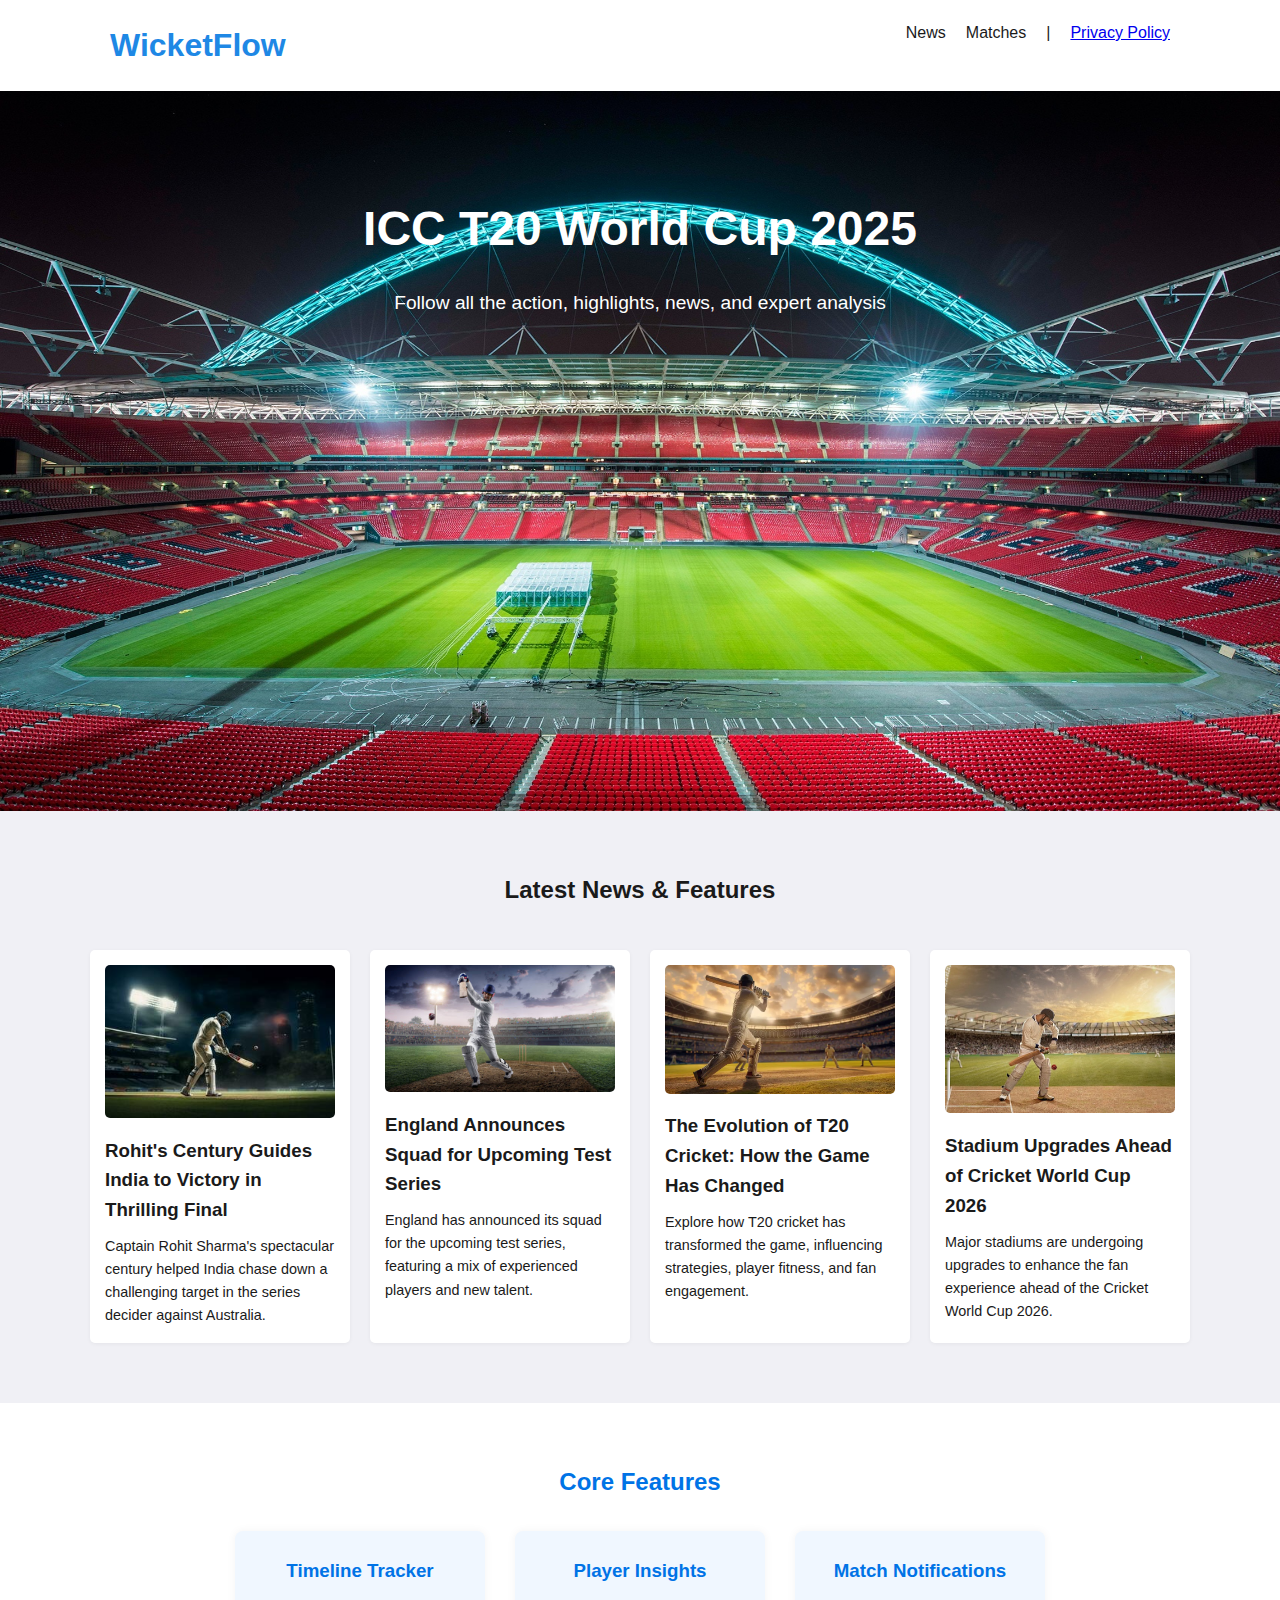
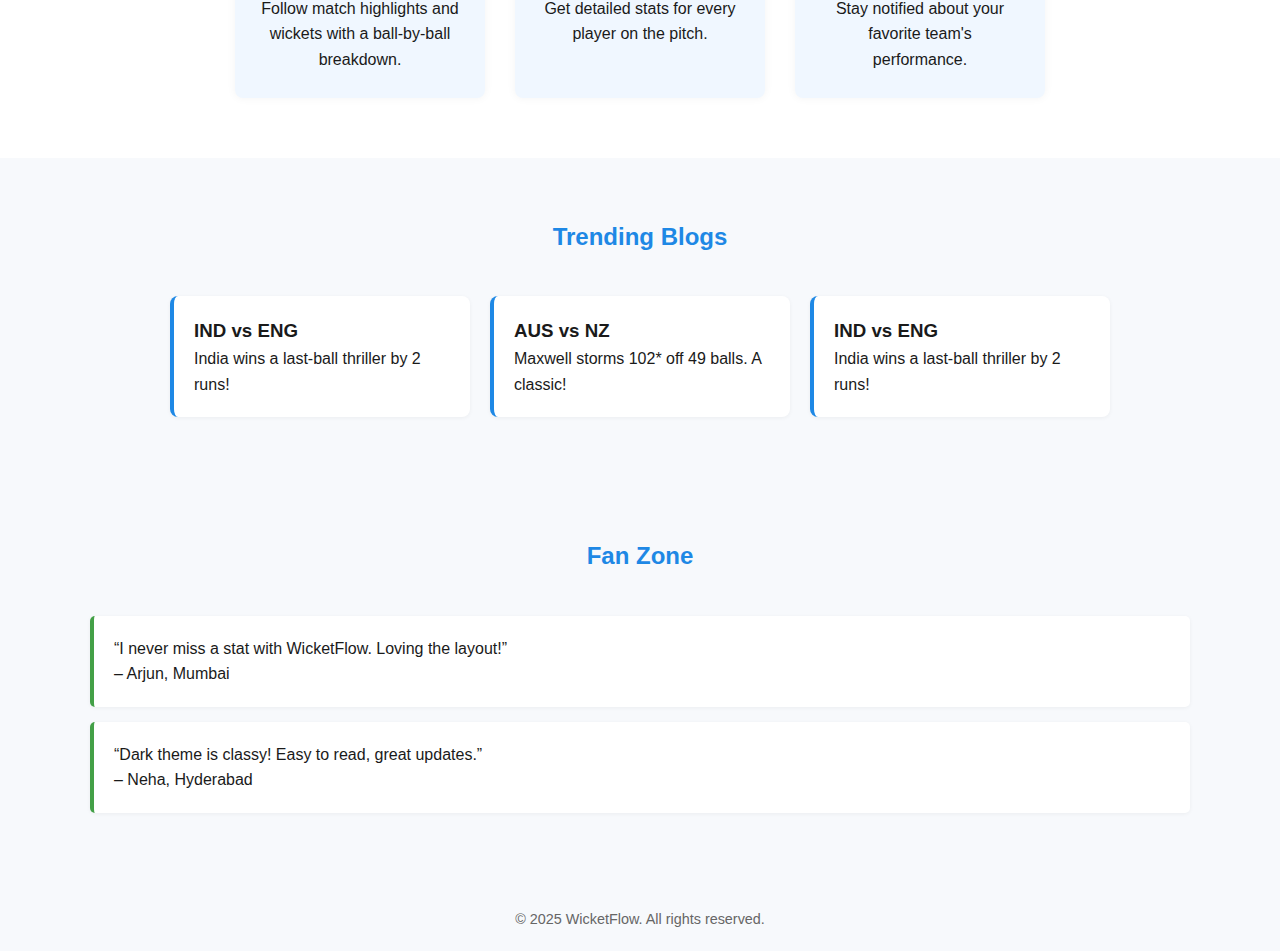
<file: index.html>
<!DOCTYPE html>
<html lang="en">
<head>
  <meta charset="UTF-8" />
  <meta name="viewport" content="width=device-width, initial-scale=1.0"/>
  <title>WicketFlow</title>
  <link rel="stylesheet" href="styles.css" />
  <style>
  </style>
</head>
<body>
  <header>
    <div class="container">
      <h1>WicketFlow</h1>
      <nav>
        <ul>
          <li><a href="#">News</a></li>
          <li><a href="#">Matches</a></li>
           <a> | </a>
        <a href="privacy-policy.html">Privacy Policy</a>
        </ul>
      </nav>
    </div>
  </header>


  <section class="hero">
    <div class="container">
      <h2>ICC T20 World Cup 2025</h2>
      <p>Follow all the action, highlights, news, and expert analysis</p>
    </div>
  </section>


 <section class="news" id="news">
    <div class="container">
      <h2>Latest News & Features</h2>
      <div class="news-grid">
        <article>
          <img src="images/news-1.jpeg" alt="News 1">
          <h3>Rohit's Century Guides India to Victory in Thrilling Final</h3>
          <p>Captain Rohit Sharma's spectacular century helped India chase down a challenging target in the series decider against Australia.</p>
        </article>
        <article>
          <img src="images/news-2.jpg" alt="News 2">
          <h3>England Announces Squad for Upcoming Test Series</h3>
          <p>England has announced its squad for the upcoming test series, featuring a mix of experienced players and new talent.</p>
        </article>
        <article>
          <img src="images/news-3.webp" alt="News 3">
          <h3>The Evolution of T20 Cricket: How the Game Has Changed</h3>
          <p>Explore how T20 cricket has transformed the game, influencing strategies, player fitness, and fan engagement.</p>
        </article>
        <article>
          <img src="images/news-4.jpg" alt="News 4">
          <h3>Stadium Upgrades Ahead of Cricket World Cup 2026</h3>
          <p>Major stadiums are undergoing upgrades to enhance the fan experience ahead of the Cricket World Cup 2026.</p>
        </article>
      </div>
    </div>
  </section>



<!-- ✅ Unique Section: Features -->
  <section id="features" class="features">
    <div class="container">
      <h2>Core Features</h2>
      <div class="feature-boxes">
        <div class="box">
          <h3>Timeline Tracker</h3>
          <p>Follow match highlights and wickets with a ball-by-ball breakdown.</p>
        </div>
        <div class="box">
          <h3>Player Insights</h3>
          <p>Get detailed stats for every player on the pitch.</p>
        </div>
        <div class="box">
          <h3>Match Notifications</h3>
          <p>Stay notified about your favorite team's performance.</p>
        </div>
      </div>
    </div>
  </section>





   <section id="matches" class="section">
    <div class="container">
      <h2>Trending Blogs</h2>
      <div class="match-grid">
        <div class="match-card">
          <h3>IND vs ENG</h3>
          <p>India wins a last-ball thriller by 2 runs!</p>
        </div>
        <div class="match-card">
          <h3>AUS vs NZ</h3>
          <p>Maxwell storms 102* off 49 balls. A classic!</p>
        </div>
        <div class="match-card">
          <h3>IND vs ENG</h3>
          <p>India wins a last-ball thriller by 2 runs!</p>
        </div>
        
        </div>
        
      </div>
    </div>
  </section>
 <section id="fans" class="section fans">
    <div class="container">
      <h2>Fan Zone</h2>
      <div class="fan-box">
        <blockquote>“I never miss a stat with WicketFlow. Loving the layout!”</blockquote>
        <p>– Arjun, Mumbai</p>
      </div>
      <div class="fan-box">
        <blockquote>“Dark theme is classy! Easy to read, great updates.”</blockquote>
        <p>– Neha, Hyderabad</p>
      </div>
    </div>
  </section>


  <footer>
    <div class="container">
      <p>&copy; 2025 WicketFlow. All rights reserved.</p>
    </div>
  </footer>
</body>
</html>
</file>
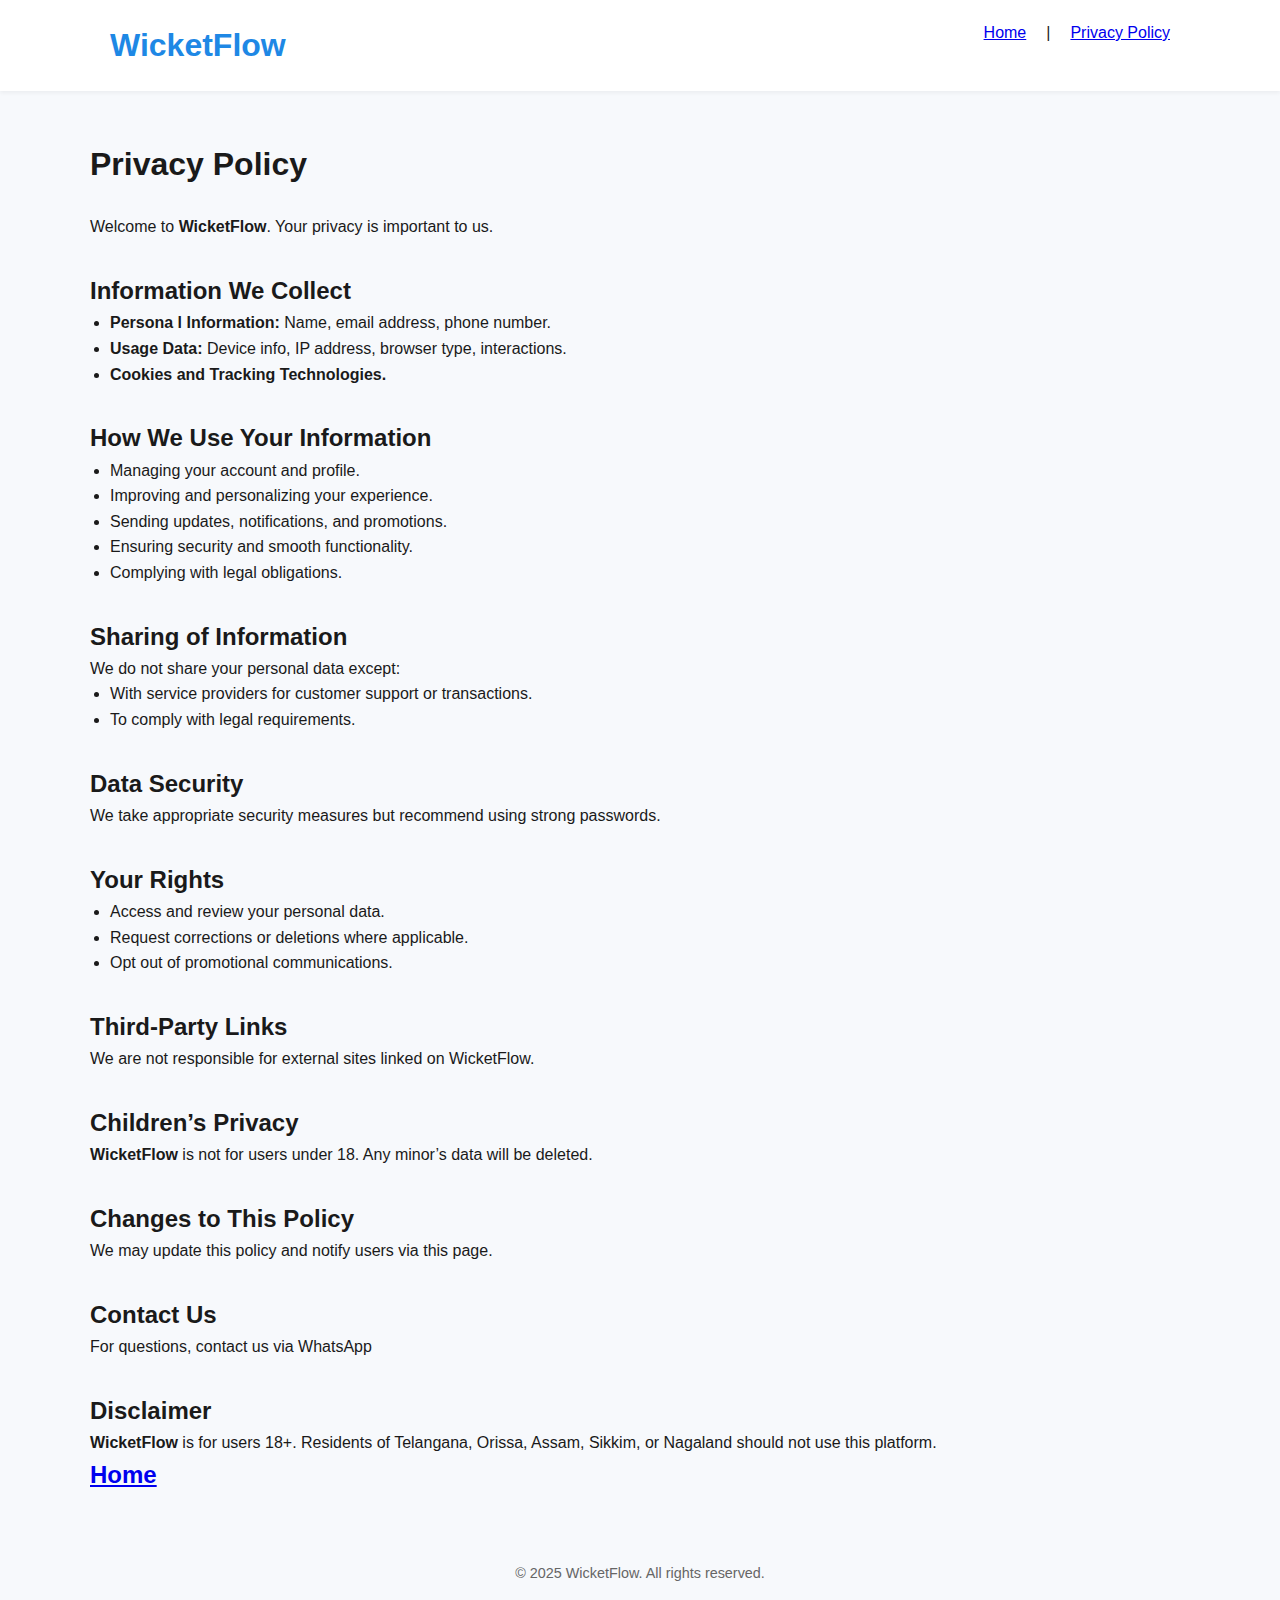
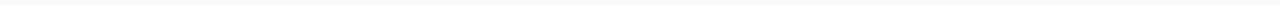
<file: privacy-policy.html>
<!-- privacy-policy.html -->
<!DOCTYPE html>
<html lang="en">
<head>
  <meta charset="UTF-8" />
  <meta name="viewport" content="width=device-width, initial-scale=1.0" />
  <title>Privacy Policy</title>
  <link rel="stylesheet" href="styles.css" />
</head>
<body>
    <!-- Header -->
 <header>
    <div class="container">
      <h1>WicketFlow</h1>
      <nav>
        <ul>
          <a href="index.html">Home</a>
           <a> | </a>
        <a href="privacy-policy.html">Privacy Policy</a>
        </ul>
      </nav>
    </div>
  </header>


  <!-- Privacy Policy Section -->
  <section class="container" style="padding: 48px 0;">
    <h1 style="margin-bottom: 24px;">Privacy Policy</h1>

    <p>Welcome to <strong>WicketFlow</strong>. Your privacy is important to us.</p>

    <h2 style="margin-top: 32px;">Information We Collect</h2>
    <ul style="margin-left: 20px;">
      <li><strong>Persona
        l Information:</strong> Name, email address, phone number.</li>
      <li><strong>Usage Data:</strong> Device info, IP address, browser type, interactions.</li>
      <li><strong>Cookies and Tracking Technologies.</strong></li>
    </ul>

    <h2 style="margin-top: 32px;">How We Use Your Information</h2>
    <ul style="margin-left: 20px;">
      <li>Managing your account and profile.</li>
      <li>Improving and personalizing your experience.</li>
      <li>Sending updates, notifications, and promotions.</li>
      <li>Ensuring security and smooth functionality.</li>
      <li>Complying with legal obligations.</li>
    </ul>

    <h2 style="margin-top: 32px;">Sharing of Information</h2>
    <p>We do not share your personal data except:</p>
    <ul style="margin-left: 20px;">
      <li>With service providers for customer support or transactions.</li>
      <li>To comply with legal requirements.</li>
    </ul>

    <h2 style="margin-top: 32px;">Data Security</h2>
    <p>We take appropriate security measures but recommend using strong passwords.</p>

    <h2 style="margin-top: 32px;">Your Rights</h2>
    <ul style="margin-left: 20px;">
      <li>Access and review your personal data.</li>
      <li>Request corrections or deletions where applicable.</li>
      <li>Opt out of promotional communications.</li>
    </ul>

    <h2 style="margin-top: 32px;">Third-Party Links</h2>
    <p>We are not responsible for external sites linked on WicketFlow.</p>

    <h2 style="margin-top: 32px;">Children’s Privacy</h2>
    <p><strong>WicketFlow</strong> is not for users under 18. Any minor’s data will be deleted.</p>

    <h2 style="margin-top: 32px;">Changes to This Policy</h2>
    <p>We may update this policy and notify users via this page.</p>

    <h2 style="margin-top: 32px;">Contact Us</h2>
    <p>For questions, contact us via WhatsApp</p>

    <h2 style="margin-top: 32px;">Disclaimer</h2>
    <p><strong>WicketFlow</strong> is for users 18+. Residents of Telangana, Orissa, Assam, Sikkim, or Nagaland should not use this platform.</p>
     <a href="index.html">
      <h2>Home</h2>

    </a>
  </section>

  <!-- Footer -->
  <footer>
    <div class="container">
      <p>&copy; 2025 WicketFlow. All rights reserved.</p>
    </div>
  </footer>
</body>
</html>
</file>
<file: styles.css>
* {
  margin: 0;
  padding: 0;
  box-sizing: border-box;
}

body {
  font-family: 'Segoe UI', sans-serif;
  background-color: #f7f9fc;
  color: #1a1a1a;
  line-height: 1.6;
}

.container {
  width: 90%;
  max-width: 1100px;
  margin: auto;
}

/* Header */
header {
  background-color: #ffffff;
  padding: 20px 0;
  box-shadow: 0 2px 4px rgba(0, 0, 0, 0.05);
}

header h1 {
  float: left;
  color: #1e88e5;
  margin-left: 20px;
}

nav {
  float: right;
  margin-right: 20px;
}

nav ul {
  list-style: none;
  display: flex;
  gap: 20px;
}

nav ul li a {
  color: #1a1a1a;
  text-decoration: none;
  font-weight: 500;
}

nav ul li a:hover {
  color: #1e88e5;
}

header::after {
  content: "";
  display: table;
  clear: both;
}

/* Hero Section */
.hero {
  background: url("./images/247086-1920x1281-desktop-hd-wembley-stadium-wallpaper.jpg") no-repeat center center/cover;
  background-size: 100% 100%;
  color: #fff;
  padding: 100px 0;
  text-align: center;
  height: 80vh;
}

.hero h2 {
  font-size: 3em;
  margin-bottom: 20px;
}

.hero p {
  font-size: 1.2em;
  margin-bottom: 30px;
}

.buttons .btn {
  display: inline-block;
  background-color: #ff4500;
  color: #fff;
  padding: 10px 20px;
  margin: 5px;
  text-decoration: none;
  border-radius: 5px;
  transition: background 0.3s;
}

.buttons .btn:hover {
  background-color: #e03e00;
}

/* Section */
.section {
  padding: 60px 0;
}

.section h2 {
  text-align: center;
  margin-bottom: 40px;
  color: #1e88e5;
}

/* News Section */
.news {
  padding: 60px 0;
  background-color: #f0f0f5;
}

.news h2 {
  text-align: center;
  margin-bottom: 40px;
}

.news-grid {
  display: grid;
  grid-template-columns: repeat(auto-fit, minmax(250px, 1fr));
  gap: 20px;
}

.news-grid article {
  background-color: #ffffff;
  padding: 15px;
  border-radius: 5px;
  box-shadow: 0 1px 4px rgba(0,0,0,0.05);
}

.news-grid img {
  width: 100%;
  border-radius: 5px;
  margin-bottom: 10px;
}

.news-grid h3 {
  margin-bottom: 10px;
}

.news-grid p {
  font-size: 0.9em;
}

/* Matches */
.match-grid {
  display: flex;
  gap: 20px;
  flex-wrap: wrap;
  justify-content: center;
}

.match-card {
  background: #ffffff;
  padding: 20px;
  border-left: 4px solid #1e88e5;
  border-radius: 8px;
  width: 300px;
  box-shadow: 0 1px 4px rgba(0, 0, 0, 0.05);
}




/* Features Section */
.features {
  background-color: #ffffff;
  padding: 60px 0;
  text-align: center;
}

.features h2 {
  color: #0073e6;
  margin-bottom: 30px;
}

.feature-boxes {
  display: flex;
  flex-wrap: wrap;
  gap: 30px;
  justify-content: center;
}

.box {
  background-color: #f0f7ff;
  padding: 25px;
  border-radius: 8px;
  width: 250px;
  box-shadow: 0 0 10px rgba(0,0,0,0.05);
}

.box h3 {
  color: #0073e6;
  margin-bottom: 10px;
}


/* Fans */
.fans .fan-box {
  background: #ffffff;
  padding: 20px;
  margin: 15px 0;
  border-left: 4px solid #43a047;
  border-radius: 5px;
  box-shadow: 0 1px 4px rgba(0, 0, 0, 0.05);
}

/* Footer */
footer {
  background-color: #f7f9fc;
  text-align: center;
  padding: 20px;
  font-size: 0.9rem;
  color: #666666;
}
</file>
